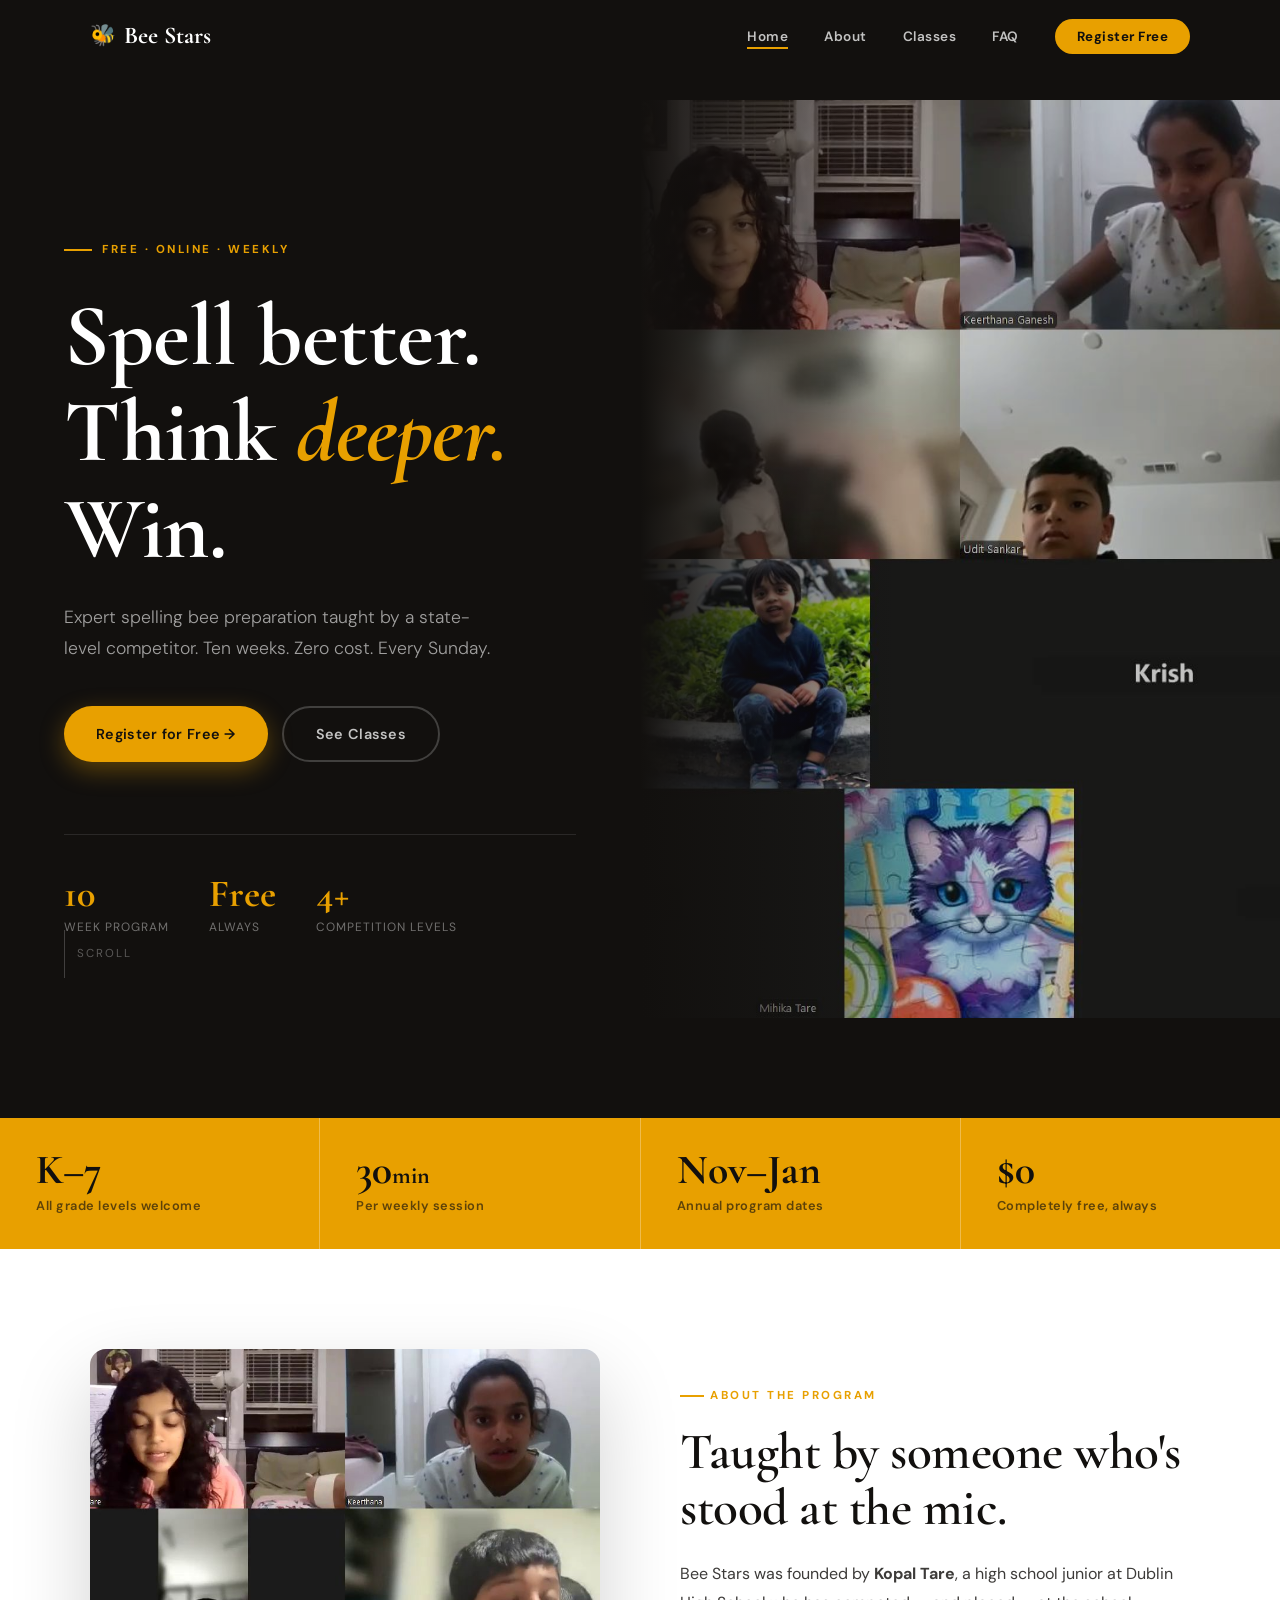
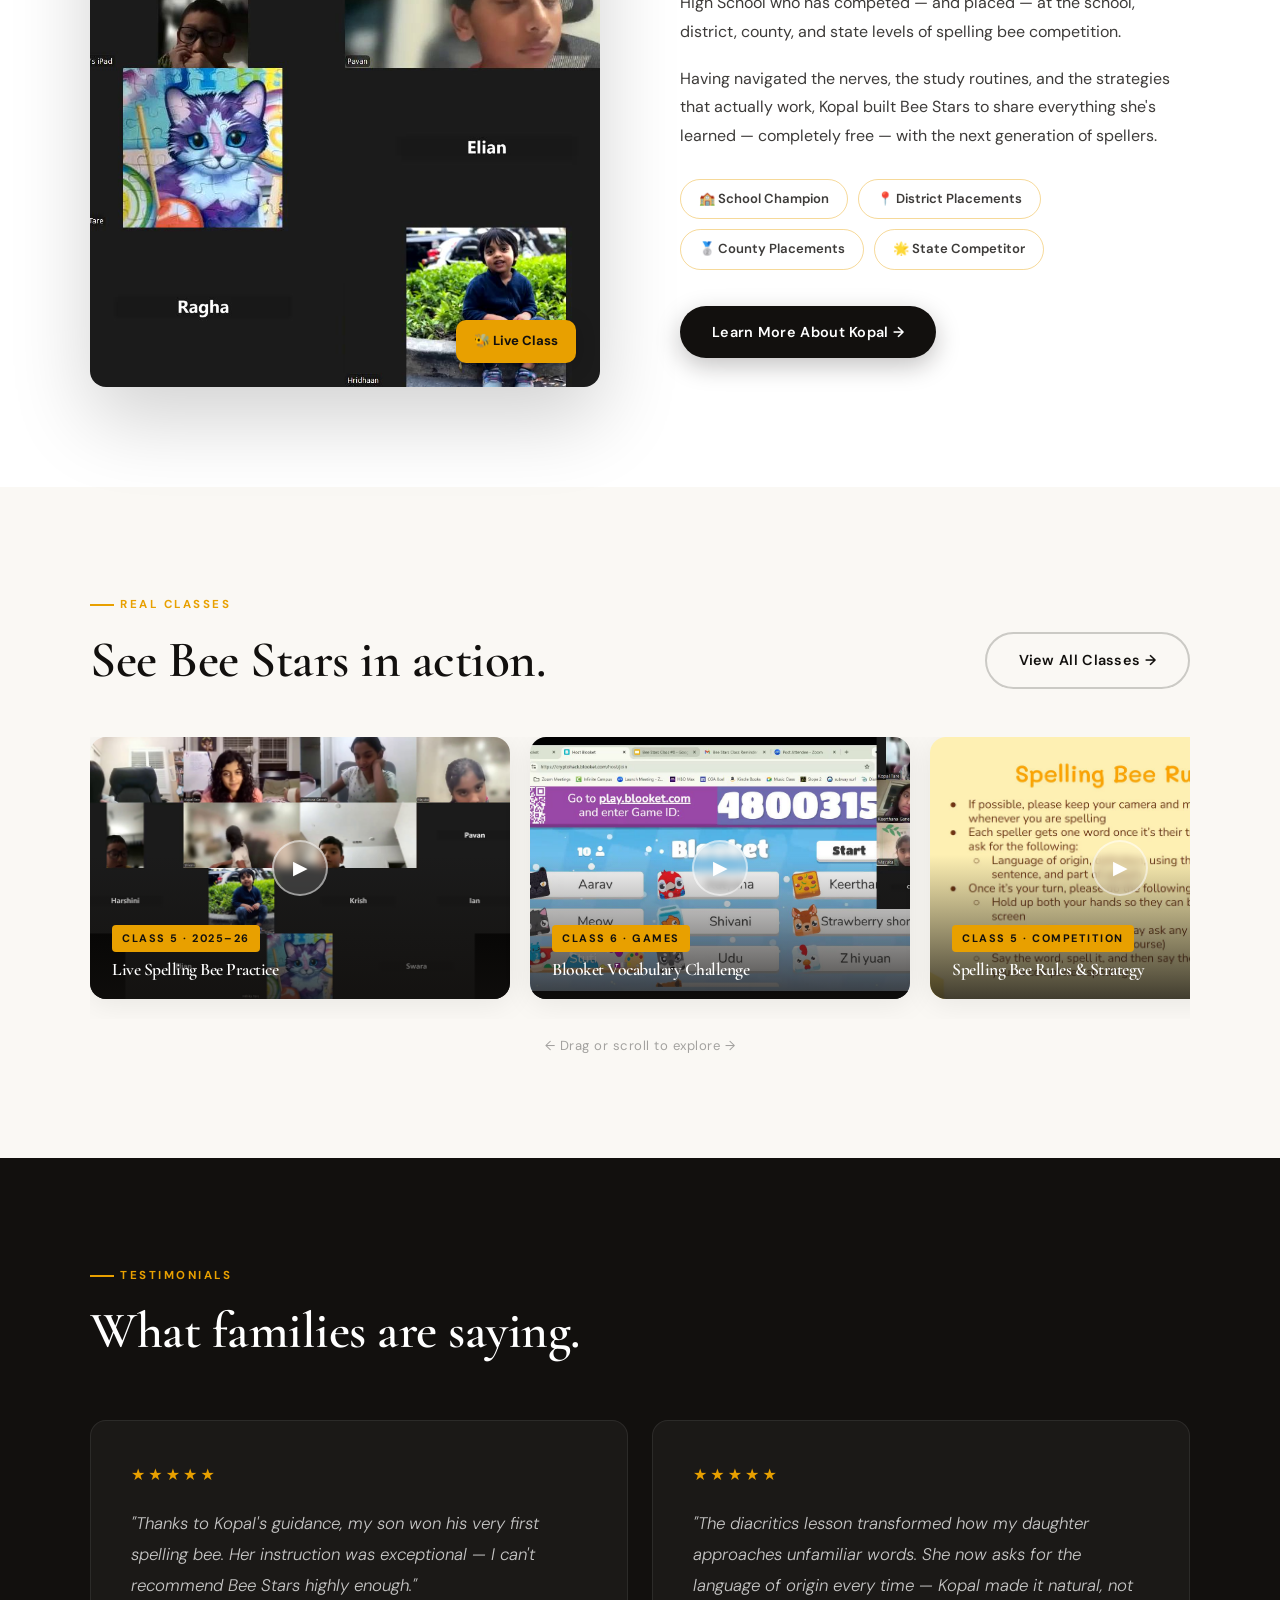
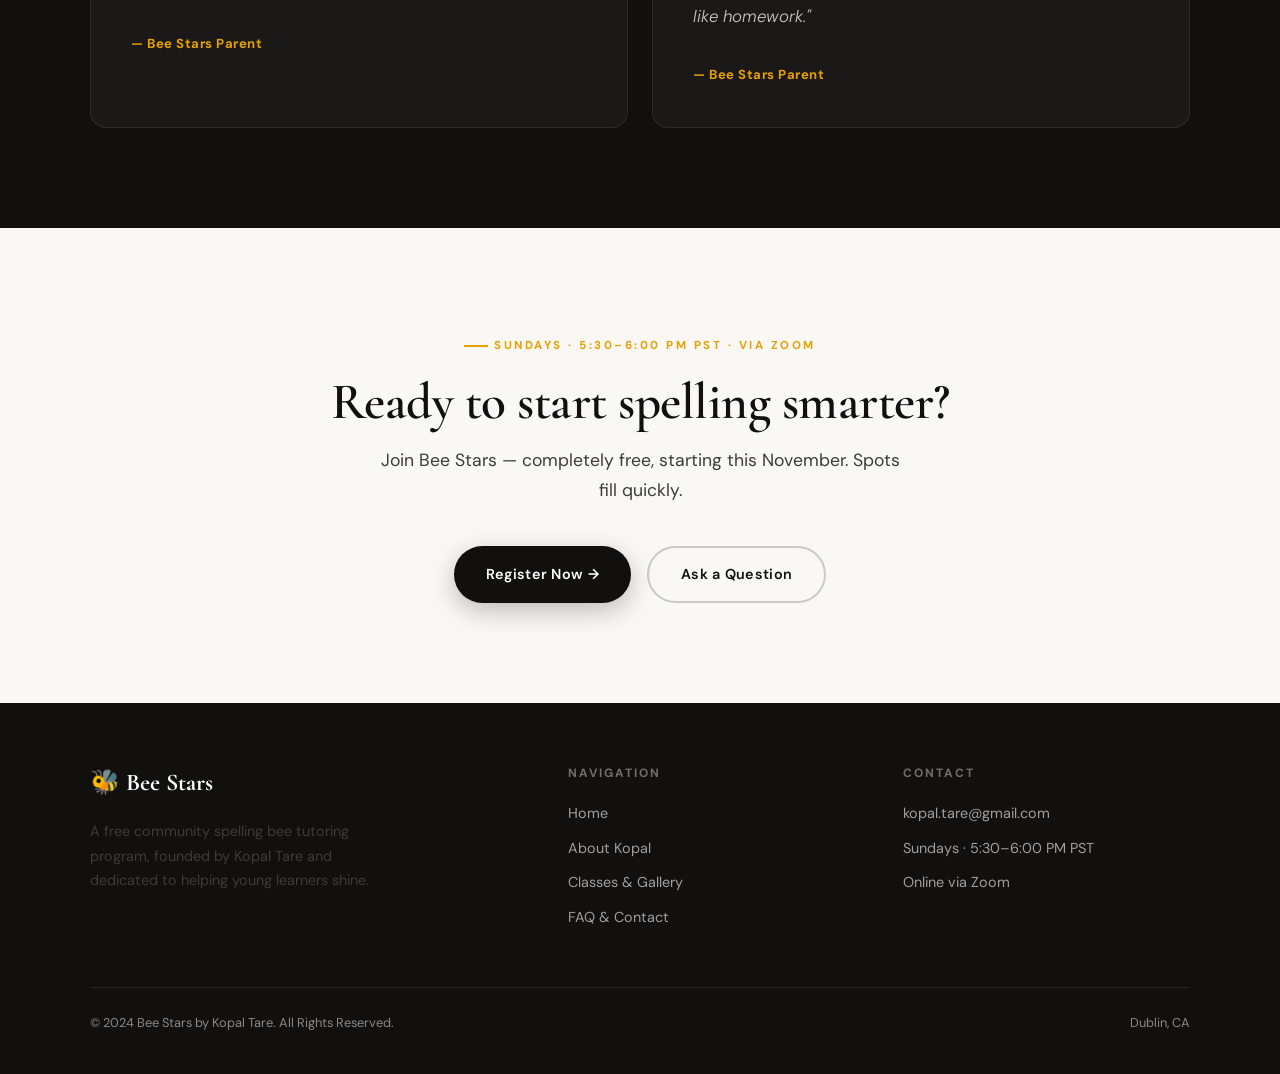
<file: index.html>
<!DOCTYPE html>
<html lang="en">
<head>
  <meta charset="UTF-8"/>
  <meta name="viewport" content="width=device-width,initial-scale=1"/>
  <title>Bee Stars — Spelling Bee Tutoring</title>
  <link rel="preconnect" href="https://fonts.googleapis.com"/>
  <link rel="preconnect" href="https://fonts.gstatic.com" crossorigin/>
  <link href="https://fonts.googleapis.com/css2?family=Cormorant+Garamond:wght@400;600;700&family=DM+Sans:wght@300;400;500;600;700&display=swap" rel="stylesheet"/>
  <link rel="stylesheet" href="css/style.css"/>
  <style>
    /* ── HERO ── */
    #hero {
      min-height: 100vh;
      display: grid; grid-template-columns: 1fr 1fr;
      background: var(--ink);
      position: relative; overflow: hidden;
    }
    .hero-left {
      display: flex; flex-direction: column; justify-content: center;
      padding: 140px 64px 80px;
      position: relative; z-index: 2;
    }
    .hero-eyebrow {
      display: inline-flex; align-items: center; gap: 10px;
      font-size: 0.72rem; font-weight: 700; letter-spacing: 2.5px;
      text-transform: uppercase; color: var(--amber);
      margin-bottom: 28px;
    }
    .hero-eyebrow span { display: block; width: 28px; height: 1.5px; background: var(--amber); }
    .hero-left h1 { color: var(--white); margin-bottom: 24px; }
    .hero-left h1 em { font-style: italic; color: var(--amber); }
    .hero-left p {
      font-size: 1.1rem; color: rgba(255,255,255,0.6);
      max-width: 440px; margin-bottom: 42px; font-weight: 300; line-height: 1.75;
    }
    .hero-btns { display: flex; gap: 14px; flex-wrap: wrap; }
    .hero-stats {
      display: flex; gap: 40px; margin-top: 72px;
      padding-top: 40px; border-top: 1px solid rgba(255,255,255,0.1);
    }
    .stat-num {
      font-family: var(--font-head);
      font-size: 2.4rem; font-weight: 700;
      color: var(--amber); display: block; line-height: 1;
    }
    .stat-lbl { font-size: 0.75rem; color: rgba(255,255,255,0.4); letter-spacing: 1px; text-transform: uppercase; margin-top: 4px; display: block; }

    .hero-right {
      position: relative; overflow: hidden;
    }
    .hero-right img {
      width: 100%; height: 100%; object-fit: cover;
      opacity: 0.75;
      transition: transform 8s ease;
    }
    .hero-right:hover img { transform: scale(1.04); }
    .hero-right::before {
      content:''; position: absolute; inset: 0; z-index: 1;
      background: linear-gradient(to right, var(--ink) 0%, transparent 40%);
    }
    .hero-scroll {
      position: absolute; bottom: 40px; left: 64px; z-index: 3;
      display: flex; align-items: center; gap: 12px;
      font-size: 0.72rem; letter-spacing: 2px; text-transform: uppercase;
      color: rgba(255,255,255,0.3);
    }
    .hero-scroll::before {
      content:''; display: block; width: 1px; height: 48px;
      background: rgba(255,255,255,0.2); animation: scrollLine 2s ease-in-out infinite;
    }
    @keyframes scrollLine { 0%,100%{height:48px;opacity:0.3} 50%{height:64px;opacity:0.7} }

    @media(max-width:900px){
      #hero { grid-template-columns: 1fr; min-height: auto; }
      .hero-left { padding: 120px 24px 60px; }
      .hero-right { height: 50vw; min-height: 260px; }
      .hero-right::before { background: linear-gradient(to top, var(--ink) 0%, transparent 50%); }
      .hero-stats { gap: 24px; flex-wrap: wrap; }
      .hero-scroll { display: none; }
    }

    /* ── INTRO STRIP ── */
    .intro-strip {
      background: var(--amber);
      padding: 0;
      overflow: hidden;
    }
    .strip-inner {
      display: flex; align-items: stretch;
    }
    .strip-item {
      flex: 1; padding: 32px 36px;
      border-right: 1px solid rgba(255,255,255,0.3);
      transition: background var(--transition);
    }
    .strip-item:last-child { border-right: none; }
    .strip-item:hover { background: rgba(0,0,0,0.06); }
    .strip-num {
      font-family: var(--font-head);
      font-size: 2.6rem; font-weight: 700; line-height: 1;
      color: var(--ink); display: block;
    }
    .strip-lbl { font-size: 0.8rem; font-weight: 600; color: rgba(18,16,14,0.65); letter-spacing: 0.5px; margin-top: 4px; }
    @media(max-width:600px){ .strip-inner { flex-wrap: wrap; } .strip-item { flex: 1 1 50%; border-bottom: 1px solid rgba(255,255,255,0.3); } }

    /* ── ABOUT PREVIEW ── */
    #about-preview { background: var(--white); }
    .about-grid {
      display: grid; grid-template-columns: 1fr 1fr; gap: 80px; align-items: center;
    }
    .about-img {
      position: relative; border-radius: var(--radius); overflow: hidden;
      aspect-ratio: 4/5; box-shadow: 0 32px 80px rgba(0,0,0,0.18);
    }
    .about-img img { width: 100%; height: 100%; object-fit: cover; display: block; transition: transform 0.6s ease; }
    .about-img:hover img { transform: scale(1.04); }
    .about-img-badge {
      position: absolute; bottom: 24px; right: 24px;
      background: var(--amber); color: var(--ink);
      font-size: 0.82rem; font-weight: 700;
      padding: 10px 18px; border-radius: 10px;
      box-shadow: 0 4px 20px rgba(0,0,0,0.2);
    }
    .about-text { }
    .about-text h2 { margin-bottom: 24px; }
    .about-text p { margin-bottom: 18px; line-height: 1.8; }
    .cred-grid { display: flex; flex-wrap: wrap; gap: 10px; margin: 28px 0 36px; }
    .cred-chip {
      font-size: 0.82rem; font-weight: 600;
      padding: 8px 18px; border-radius: 50px;
      border: 1.5px solid rgba(232,160,0,0.4);
      color: var(--ink-soft);
      transition: border-color var(--transition), background var(--transition);
    }
    .cred-chip:hover { border-color: var(--amber); background: rgba(232,160,0,0.07); }
    @media(max-width:900px) { .about-grid { grid-template-columns: 1fr; gap: 40px; } }

    /* ── GALLERY PREVIEW ── */
    #gallery-preview { background: var(--cream); }
    .gallery-header { display: flex; justify-content: space-between; align-items: flex-end; margin-bottom: 48px; }
    .h-scroll {
      display: flex; gap: 20px;
      overflow-x: auto; padding-bottom: 20px;
      scroll-snap-type: x mandatory;
      cursor: grab;
      scrollbar-width: thin; scrollbar-color: var(--amber) transparent;
    }
    .h-scroll.dragging { cursor: grabbing; }
    .h-scroll::-webkit-scrollbar { height: 4px; }
    .h-scroll::-webkit-scrollbar-track { background: transparent; }
    .h-scroll::-webkit-scrollbar-thumb { background: var(--amber); border-radius: 99px; }
    .gallery-card {
      flex: 0 0 380px; scroll-snap-align: start;
      border-radius: var(--radius); overflow: hidden;
      position: relative; aspect-ratio: 16/10;
      box-shadow: var(--shadow);
      transition: transform var(--transition), box-shadow var(--transition);
    }
    .gallery-card:hover { transform: translateY(-6px); box-shadow: 0 20px 60px rgba(0,0,0,0.15); }
    .gallery-card img, .gallery-card video { width: 100%; height: 100%; object-fit: cover; display: block; }
    .card-overlay {
      position: absolute; inset: 0;
      background: linear-gradient(to top, rgba(18,16,14,0.8) 0%, transparent 55%);
    }
    .card-text {
      position: absolute; bottom: 20px; left: 22px; right: 22px;
      color: var(--white);
    }
    .card-text .tag {
      display: inline-block; background: var(--amber); color: var(--ink);
      font-size: 0.68rem; font-weight: 700; letter-spacing: 1.5px; text-transform: uppercase;
      padding: 4px 10px; border-radius: 4px; margin-bottom: 8px;
    }
    .card-text h4 { font-family: var(--font-head); font-size: 1.1rem; font-weight: 600; }
    .play-btn {
      position: absolute; top: 50%; left: 50%; transform: translate(-50%,-50%);
      width: 56px; height: 56px; border-radius: 50%;
      background: rgba(255,255,255,0.15); border: 2px solid rgba(255,255,255,0.5);
      display: flex; align-items: center; justify-content: center;
      color: var(--white); font-size: 1.2rem;
      cursor: pointer; transition: background var(--transition), transform var(--transition);
      backdrop-filter: blur(4px);
    }
    .play-btn:hover { background: var(--amber); border-color: var(--amber); transform: translate(-50%,-50%) scale(1.1); }

    /* ── TESTIMONIALS ── */
    #testimonials { background: var(--ink); }
    #testimonials .label { color: var(--amber); }
    #testimonials h2 { color: var(--white); margin-bottom: 60px; }
    .testi-grid { display: grid; grid-template-columns: repeat(2,1fr); gap: 24px; }
    .testi-card {
      background: rgba(255,255,255,0.04);
      border: 1px solid rgba(255,255,255,0.08);
      border-radius: var(--radius); padding: 40px;
      transition: border-color var(--transition), transform var(--transition);
    }
    .testi-card:hover { border-color: rgba(232,160,0,0.4); transform: translateY(-4px); }
    .stars { color: var(--amber); font-size: 1rem; letter-spacing: 3px; margin-bottom: 20px; }
    .testi-card blockquote { font-size: 1.05rem; color: rgba(255,255,255,0.75); font-weight: 300; line-height: 1.85; margin-bottom: 28px; font-style: italic; }
    .testi-author { font-size: 0.82rem; color: var(--amber); font-weight: 700; letter-spacing: 0.5px; }
    @media(max-width:768px) { .testi-grid { grid-template-columns: 1fr; } }

    /* ── CTA BANNER ── */
    #cta-banner {
      background: var(--cream);
      text-align: center; padding: 100px 40px;
    }
    #cta-banner h2 { margin-bottom: 16px; }
    #cta-banner p { font-size: 1.1rem; margin-bottom: 40px; max-width: 540px; margin-left: auto; margin-right: auto; }
    .cta-btns { display: flex; justify-content: center; gap: 16px; flex-wrap: wrap; }
  </style>
</head>
<body>

<!-- NAV -->
<nav id="nav" class="dark-mode">
  <div class="container nav-inner">
    <a href="index.html" class="nav-logo"><span class="bee">🐝</span> Bee Stars</a>
    <ul class="nav-links">
      <li><a href="index.html">Home</a></li>
      <li><a href="about.html">About</a></li>
      <li><a href="classes.html">Classes</a></li>
      <li><a href="contact.html">FAQ</a></li>
      <li><a href="contact.html#register" class="nav-cta-btn">Register Free</a></li>
    </ul>
    <button class="nav-mobile-toggle" onclick="document.querySelector('.nav-links').style.display='flex'">
      <svg width="24" height="24" viewBox="0 0 24 24" fill="none" stroke="white" stroke-width="2"><line x1="3" y1="6" x2="21" y2="6"/><line x1="3" y1="12" x2="21" y2="12"/><line x1="3" y1="18" x2="21" y2="18"/></svg>
    </button>
  </div>
</nav>

<!-- HERO -->
<section id="hero">
  <div class="hero-left">
    <div class="hero-eyebrow"><span></span>Free · Online · Weekly</div>
    <h1>Spell better.<br/>Think <em>deeper.</em><br/>Win.</h1>
    <p>Expert spelling bee preparation taught by a state-level competitor. Ten weeks. Zero cost. Every Sunday.</p>
    <div class="hero-btns">
      <a href="contact.html#register" class="btn btn-amber">Register for Free &rarr;</a>
      <a href="classes.html" class="btn btn-outline" style="color:rgba(255,255,255,0.75);border-color:rgba(255,255,255,0.2);">See Classes</a>
    </div>
    <div class="hero-stats">
      <div>
        <span class="stat-num" data-count="10" data-suffix="">0</span>
        <span class="stat-lbl">Week Program</span>
      </div>
      <div>
        <span class="stat-num">Free</span>
        <span class="stat-lbl">Always</span>
      </div>
      <div>
        <span class="stat-num" data-count="4" data-suffix="+">0+</span>
        <span class="stat-lbl">Competition Levels</span>
      </div>
    </div>
    <div class="hero-scroll">Scroll</div>
  </div>
  <div class="hero-right">
    <img src="images/hero_class.jpg" alt="Kopal Tare teaching a Bee Stars class" />
  </div>
</section>

<!-- STATS STRIP -->
<div class="intro-strip">
  <div class="strip-inner">
    <div class="strip-item reveal d1">
      <span class="strip-num">K–7</span>
      <div class="strip-lbl">All grade levels welcome</div>
    </div>
    <div class="strip-item reveal d2">
      <span class="strip-num">30<small style="font-size:1.5rem">min</small></span>
      <div class="strip-lbl">Per weekly session</div>
    </div>
    <div class="strip-item reveal d3">
      <span class="strip-num">Nov–Jan</span>
      <div class="strip-lbl">Annual program dates</div>
    </div>
    <div class="strip-item reveal d4">
      <span class="strip-num">$0</span>
      <div class="strip-lbl">Completely free, always</div>
    </div>
  </div>
</div>

<!-- ABOUT PREVIEW -->
<section id="about-preview">
  <div class="container">
    <div class="about-grid">
      <div class="about-img reveal-l">
        <img src="images/zoom_grid.jpg" alt="Bee Stars students in a live session" />
        <div class="about-img-badge">🐝 Live Class</div>
      </div>
      <div class="about-text reveal-r">
        <div class="label">About the Program</div>
        <h2>Taught by someone who's stood at the mic.</h2>
        <p>Bee Stars was founded by <strong>Kopal Tare</strong>, a high school junior at Dublin High School who has competed — and placed — at the school, district, county, and state levels of spelling bee competition.</p>
        <p>Having navigated the nerves, the study routines, and the strategies that actually work, Kopal built Bee Stars to share everything she's learned — completely free — with the next generation of spellers.</p>
        <div class="cred-grid">
          <span class="cred-chip">🏫 School Champion</span>
          <span class="cred-chip">📍 District Placements</span>
          <span class="cred-chip">🥈 County Placements</span>
          <span class="cred-chip">🌟 State Competitor</span>
        </div>
        <a href="about.html" class="btn btn-dark">Learn More About Kopal &rarr;</a>
      </div>
    </div>
  </div>
</section>

<!-- GALLERY PREVIEW -->
<section id="gallery-preview">
  <div class="container">
    <div class="gallery-header reveal">
      <div>
        <div class="label">Real Classes</div>
        <h2>See Bee Stars in action.</h2>
      </div>
      <a href="classes.html" class="btn btn-outline">View All Classes &rarr;</a>
    </div>
    <div class="h-scroll reveal">
      <!-- VIDEO CARD 1 -->
      <div class="gallery-card" style="flex:0 0 420px">
        <img src="images/hero_class.jpg" alt="Kopal smiling during class"/>
        <div class="card-overlay"></div>
        <div class="card-text">
          <span class="tag">Class 5 · 2025–26</span>
          <h4>Live Spelling Bee Practice</h4>
        </div>
        <button class="play-btn" data-video="videos/clip_kopal_smiling_web.mp4">&#9654;</button>
      </div>
      <!-- IMAGE CARD -->
      <div class="gallery-card">
        <img src="images/blooket_game.jpg" alt="Blooket game during class"/>
        <div class="card-overlay"></div>
        <div class="card-text">
          <span class="tag">Class 6 · Games</span>
          <h4>Blooket Vocabulary Challenge</h4>
        </div>
        <button class="play-btn" data-video="videos/clip_blooket_game_web.mp4">&#9654;</button>
      </div>
      <!-- IMAGE CARD -->
      <div class="gallery-card">
        <img src="images/spelling_bee_rules.jpg" alt="Spelling bee rules"/>
        <div class="card-overlay"></div>
        <div class="card-text">
          <span class="tag">Class 5 · Competition</span>
          <h4>Spelling Bee Rules & Strategy</h4>
        </div>
        <button class="play-btn" data-video="videos/clip_spelling_bee_web.mp4">&#9654;</button>
      </div>
      <!-- IMAGE CARD -->
      <div class="gallery-card">
        <img src="images/slide_diacritics.jpg" alt="Diacritics lesson"/>
        <div class="card-overlay"></div>
        <div class="card-text">
          <span class="tag">Class 4 · Diacritics</span>
          <h4>Word Bases & Diacritical Marks</h4>
        </div>
      </div>
      <!-- IMAGE CARD -->
      <div class="gallery-card">
        <img src="images/slide_linguistics.jpg" alt="Linguistics lesson"/>
        <div class="card-overlay"></div>
        <div class="card-text">
          <span class="tag">Class 3 · Linguistics</span>
          <h4>Language Origins & Word Trees</h4>
        </div>
      </div>
      <!-- IMAGE CARD -->
      <div class="gallery-card">
        <img src="images/slide_greek.jpg" alt="Greek roots lesson"/>
        <div class="card-overlay"></div>
        <div class="card-text">
          <span class="tag">Class 4 · Etymology</span>
          <h4>Greek Roots Deep Dive</h4>
        </div>
      </div>
    </div>
    <p style="text-align:center;margin-top:16px;font-size:0.82rem;color:rgba(0,0,0,0.35);letter-spacing:0.5px;">← Drag or scroll to explore →</p>
  </div>
</section>

<!-- TESTIMONIALS -->
<section id="testimonials">
  <div class="container">
    <div class="label">Testimonials</div>
    <h2>What families are saying.</h2>
    <div class="testi-grid">
      <div class="testi-card reveal d1">
        <div class="stars">★★★★★</div>
        <blockquote>"Thanks to Kopal's guidance, my son won his very first spelling bee. Her instruction was exceptional — I can't recommend Bee Stars highly enough."</blockquote>
        <span class="testi-author">— Bee Stars Parent</span>
      </div>
      <div class="testi-card reveal d2">
        <div class="stars">★★★★★</div>
        <blockquote>"The diacritics lesson transformed how my daughter approaches unfamiliar words. She now asks for the language of origin every time — Kopal made it natural, not like homework."</blockquote>
        <span class="testi-author">— Bee Stars Parent</span>
      </div>
    </div>
  </div>
</section>

<!-- CTA -->
<section id="cta-banner">
  <div class="container reveal">
    <div class="label" style="justify-content:center">Sundays · 5:30–6:00 PM PST · Via Zoom</div>
    <h2>Ready to start spelling smarter?</h2>
    <p>Join Bee Stars — completely free, starting this November. Spots fill quickly.</p>
    <div class="cta-btns">
      <a href="contact.html#register" class="btn btn-dark">Register Now &rarr;</a>
      <a href="contact.html" class="btn btn-outline">Ask a Question</a>
    </div>
  </div>
</section>

<!-- FOOTER -->
<footer>
  <div class="container">
    <div class="footer-inner">
      <div class="footer-brand">
        <a href="index.html" class="nav-logo" style="margin-bottom:16px;font-size:1.5rem">🐝 Bee Stars</a>
        <p>A free community spelling bee tutoring program, founded by Kopal Tare and dedicated to helping young learners shine.</p>
      </div>
      <div class="footer-col">
        <h5>Navigation</h5>
        <a href="index.html">Home</a>
        <a href="about.html">About Kopal</a>
        <a href="classes.html">Classes & Gallery</a>
        <a href="contact.html">FAQ & Contact</a>
      </div>
      <div class="footer-col">
        <h5>Contact</h5>
        <a href="mailto:kopal.tare@gmail.com">kopal.tare@gmail.com</a>
        <a href="#">Sundays · 5:30–6:00 PM PST</a>
        <a href="#">Online via Zoom</a>
      </div>
    </div>
    <div class="footer-bottom">
      <span>© 2024 Bee Stars by Kopal Tare. All Rights Reserved.</span>
      <span>Dublin, CA</span>
    </div>
  </div>
</footer>

<!-- VIDEO MODAL -->
<div class="modal-overlay" id="videoModal">
  <div class="modal-box">
    <button class="modal-close">&#10005;</button>
    <video id="modalVideo" controls playsinline></video>
  </div>
</div>

<script src="js/main.js"></script>
</body>
</html>
</file>
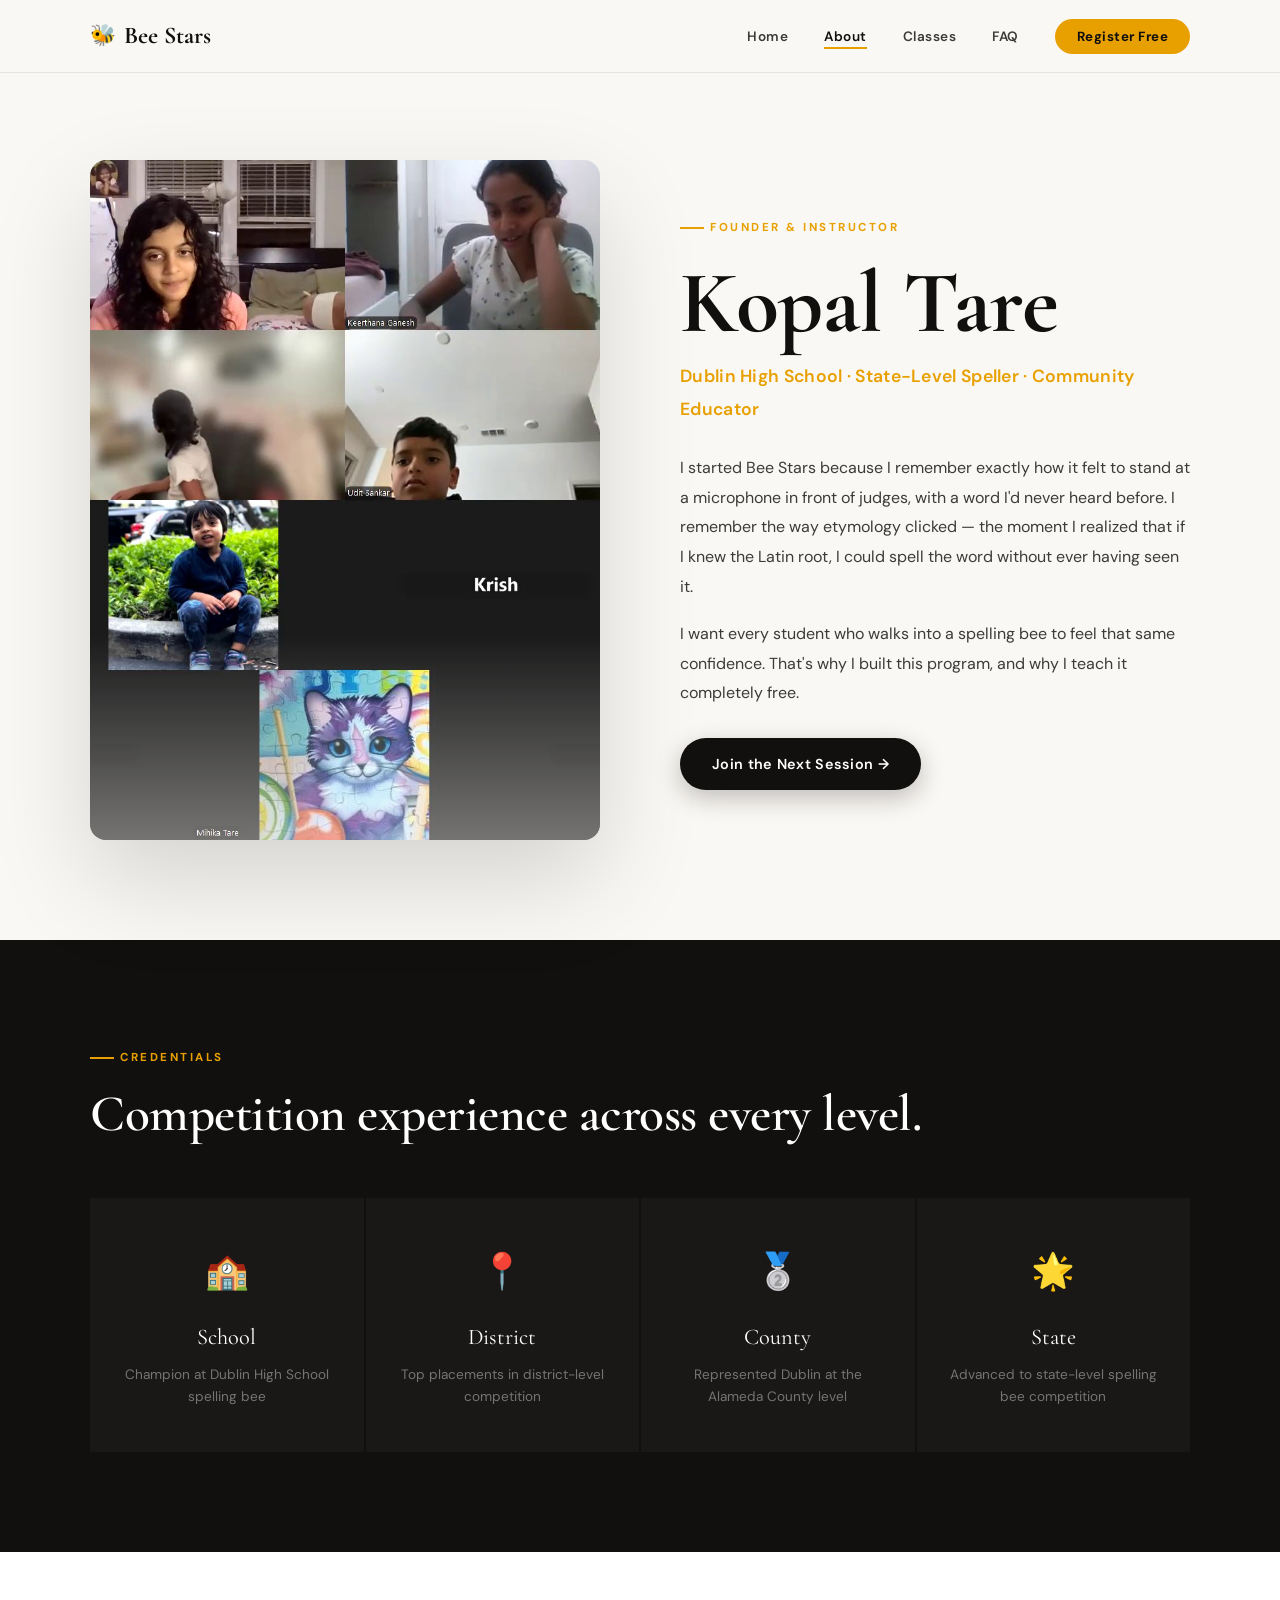
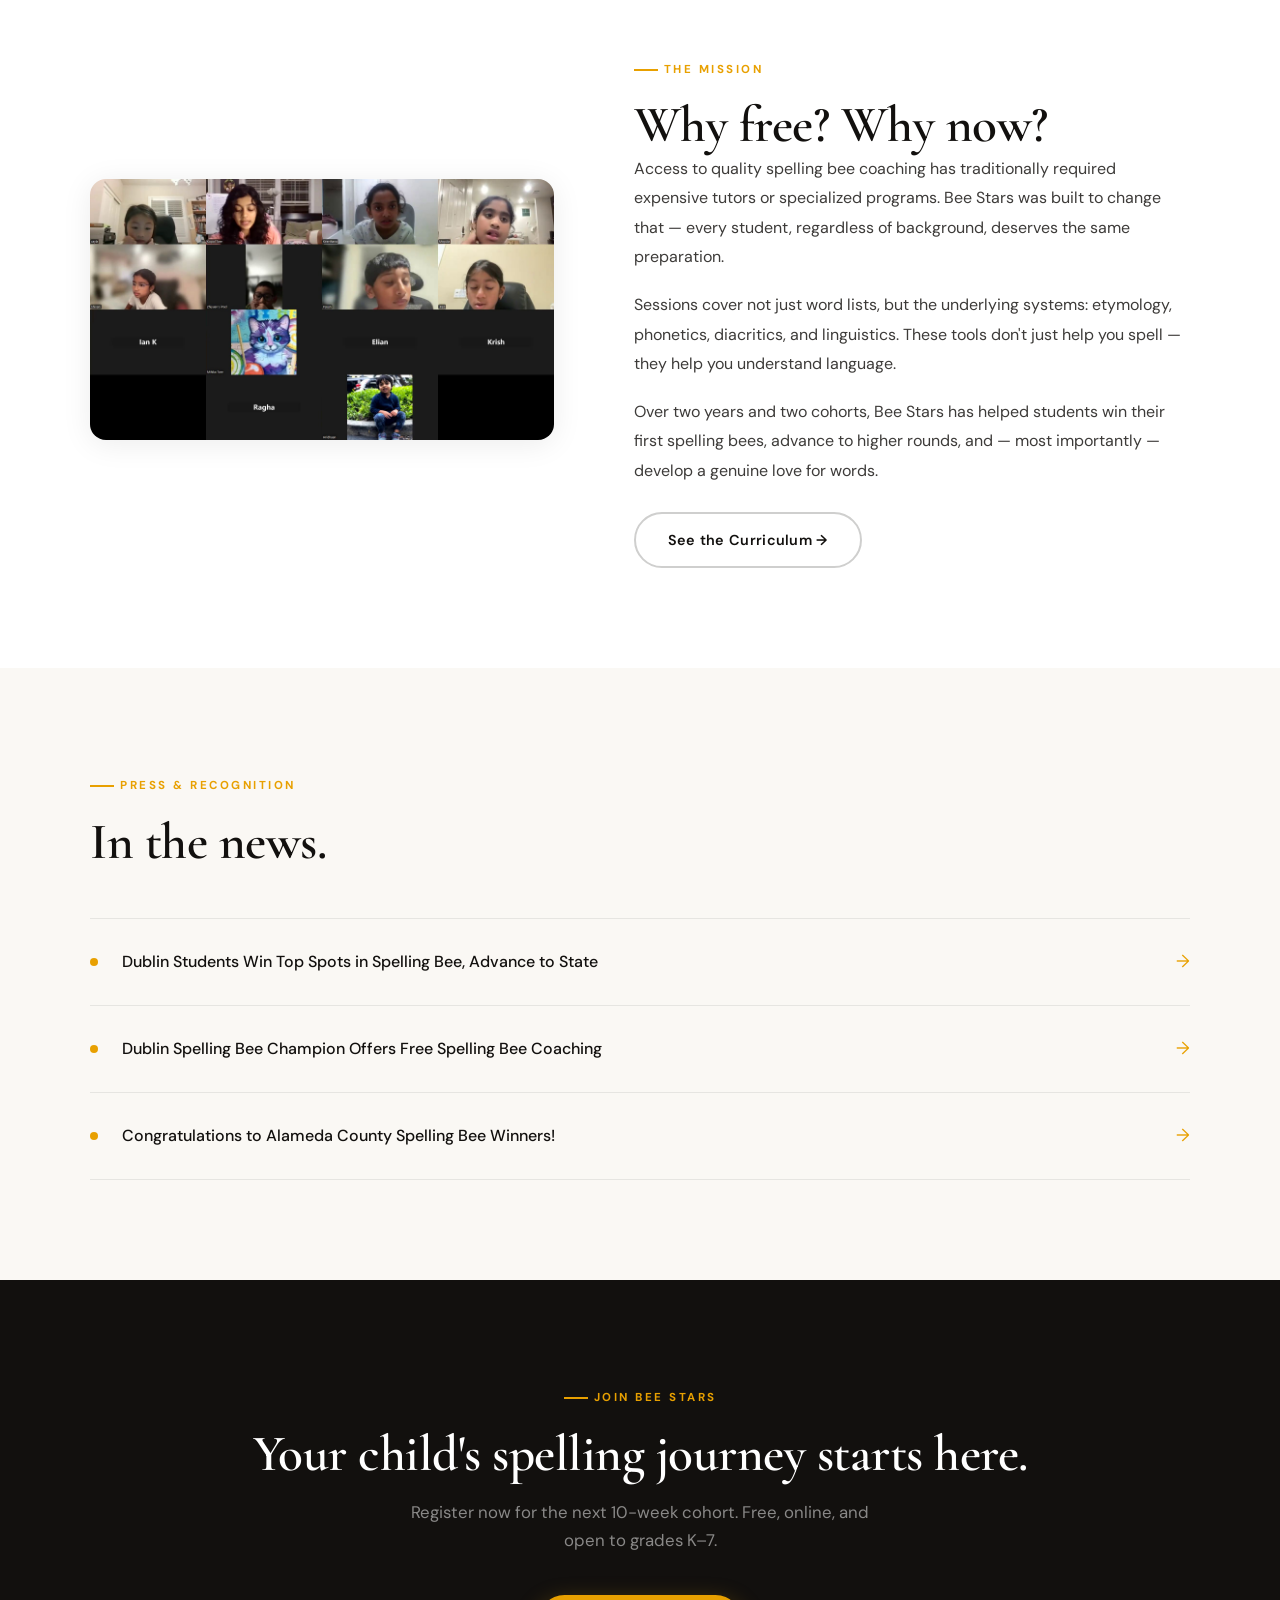
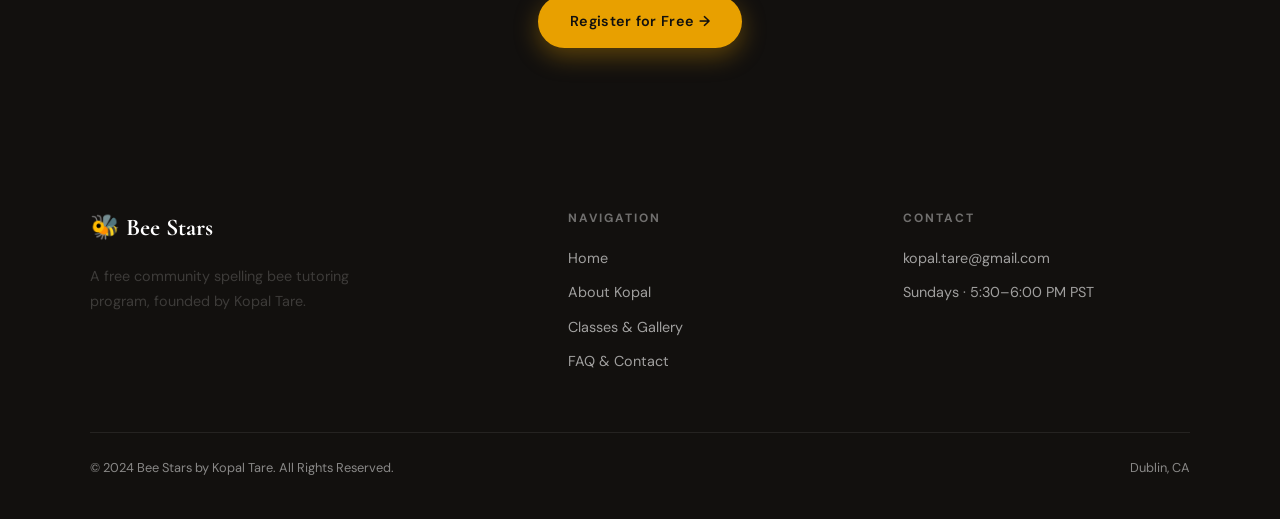
<file: about.html>
<!DOCTYPE html>
<html lang="en">
<head>
  <meta charset="UTF-8"/>
  <meta name="viewport" content="width=device-width,initial-scale=1"/>
  <title>About Kopal — Bee Stars</title>
  <link rel="preconnect" href="https://fonts.googleapis.com"/>
  <link rel="preconnect" href="https://fonts.gstatic.com" crossorigin/>
  <link href="https://fonts.googleapis.com/css2?family=Cormorant+Garamond:wght@400;600;700&family=DM+Sans:wght@300;400;500;600;700&display=swap" rel="stylesheet"/>
  <link rel="stylesheet" href="css/style.css"/>
  <style>
    .page-hero {
      background: var(--cream); padding: 160px 0 100px;
    }
    .about-hero-grid {
      display: grid; grid-template-columns: 1fr 1fr; gap: 80px; align-items: center;
    }
    .about-hero-img {
      border-radius: var(--radius); overflow: hidden;
      aspect-ratio: 3/4; box-shadow: 0 40px 100px rgba(0,0,0,0.15);
      position: relative;
    }
    .about-hero-img img { width:100%; height:100%; object-fit:cover; display:block; }
    .about-hero-img::after {
      content: ''; position: absolute;
      bottom: 0; left: 0; right: 0; height: 30%;
      background: linear-gradient(to top, rgba(250,248,244,0.4), transparent);
    }
    .about-hero-text h1 { margin-bottom: 8px; }
    .about-hero-text .subtitle {
      font-size: 1.1rem; color: var(--amber); font-weight: 600;
      margin-bottom: 28px; letter-spacing: 0.3px;
    }
    .about-hero-text p { line-height: 1.85; margin-bottom: 18px; }
    @media(max-width:900px) { .about-hero-grid { grid-template-columns: 1fr; gap: 40px; } }

    /* ACHIEVEMENTS */
    #achievements { background: var(--ink); }
    #achievements .label { color: var(--amber); }
    #achievements h2 { color: var(--white); margin-bottom: 56px; }
    .ach-grid { display: grid; grid-template-columns: repeat(4,1fr); gap: 2px; }
    .ach-item {
      background: rgba(255,255,255,0.03);
      padding: 44px 32px; text-align: center;
      transition: background var(--transition);
    }
    .ach-item:hover { background: rgba(232,160,0,0.08); }
    .ach-icon { font-size: 2.2rem; margin-bottom: 16px; }
    .ach-title { font-family: var(--font-head); font-size: 1.4rem; color: var(--white); margin-bottom: 8px; }
    .ach-sub { font-size: 0.85rem; color: rgba(255,255,255,0.4); line-height: 1.6; }
    @media(max-width:900px) { .ach-grid { grid-template-columns: repeat(2,1fr); } }
    @media(max-width:500px) { .ach-grid { grid-template-columns: 1fr; } }

    /* MISSION */
    #mission { background: var(--white); }
    .mission-grid { display: grid; grid-template-columns: 1fr 1.2fr; gap: 80px; align-items: center; }
    .mission-img { border-radius: var(--radius); overflow: hidden; box-shadow: var(--shadow); }
    .mission-img img { width: 100%; display: block; }
    .mission-text p { margin-bottom: 18px; line-height: 1.85; }
    @media(max-width:900px) { .mission-grid { grid-template-columns: 1fr; gap: 40px; } }

    /* NEWS */
    #news { background: var(--cream); }
    .news-list { margin-top: 48px; }
    .news-item {
      display: flex; align-items: center; gap: 24px;
      padding: 28px 0;
      border-bottom: 1px solid var(--border);
      transition: padding-left var(--transition);
    }
    .news-item:first-child { border-top: 1px solid var(--border); }
    .news-item:hover { padding-left: 12px; }
    .news-dot { width: 8px; height: 8px; border-radius: 50%; background: var(--amber); flex-shrink: 0; }
    .news-title { flex: 1; font-size: 1rem; font-weight: 500; }
    .news-arrow { color: var(--amber); font-size: 1.1rem; transition: transform var(--transition); }
    .news-item:hover .news-arrow { transform: translateX(4px); }
  </style>
</head>
<body>

<nav id="nav">
  <div class="container nav-inner">
    <a href="index.html" class="nav-logo" style="color:var(--ink)"><span class="bee">🐝</span> Bee Stars</a>
    <ul class="nav-links">
      <li><a href="index.html" style="color:var(--ink-soft)">Home</a></li>
      <li><a href="about.html" class="active" style="color:var(--ink)">About</a></li>
      <li><a href="classes.html" style="color:var(--ink-soft)">Classes</a></li>
      <li><a href="contact.html" style="color:var(--ink-soft)">FAQ</a></li>
      <li><a href="contact.html#register" class="nav-cta-btn">Register Free</a></li>
    </ul>
  </div>
</nav>
<style>
  #nav { background: rgba(250,248,244,0.97); box-shadow: 0 1px 0 var(--border); }
  #nav .nav-links a { color: var(--ink-soft); }
  #nav .nav-links a:hover { color: var(--ink); }
  #nav .nav-links a.active { color: var(--ink); }
</style>

<!-- PAGE HERO -->
<section class="page-hero">
  <div class="container">
    <div class="about-hero-grid">
      <div class="about-hero-img reveal-l">
        <img src="images/hero_class.jpg" alt="Kopal Tare teaching Bee Stars"/>
      </div>
      <div class="about-hero-text reveal-r">
        <div class="label">Founder &amp; Instructor</div>
        <h1>Kopal Tare</h1>
        <p class="subtitle">Dublin High School · State-Level Speller · Community Educator</p>
        <p>I started Bee Stars because I remember exactly how it felt to stand at a microphone in front of judges, with a word I'd never heard before. I remember the way etymology clicked — the moment I realized that if I knew the Latin root, I could spell the word without ever having seen it.</p>
        <p>I want every student who walks into a spelling bee to feel that same confidence. That's why I built this program, and why I teach it completely free.</p>
        <a href="contact.html#register" class="btn btn-dark" style="margin-top:12px">Join the Next Session &rarr;</a>
      </div>
    </div>
  </div>
</section>

<!-- ACHIEVEMENTS -->
<section id="achievements">
  <div class="container">
    <div class="label">Credentials</div>
    <h2>Competition experience across every level.</h2>
    <div class="ach-grid">
      <div class="ach-item reveal d1"><div class="ach-icon">🏫</div><div class="ach-title">School</div><div class="ach-sub">Champion at Dublin High School spelling bee</div></div>
      <div class="ach-item reveal d2"><div class="ach-icon">📍</div><div class="ach-title">District</div><div class="ach-sub">Top placements in district-level competition</div></div>
      <div class="ach-item reveal d3"><div class="ach-icon">🥈</div><div class="ach-title">County</div><div class="ach-sub">Represented Dublin at the Alameda County level</div></div>
      <div class="ach-item reveal d4"><div class="ach-icon">🌟</div><div class="ach-title">State</div><div class="ach-sub">Advanced to state-level spelling bee competition</div></div>
    </div>
  </div>
</section>

<!-- MISSION -->
<section id="mission">
  <div class="container">
    <div class="mission-grid">
      <div class="mission-img reveal-l">
        <img src="images/zoom_grid.jpg" alt="Students in Bee Stars class"/>
      </div>
      <div class="mission-text reveal-r">
        <div class="label">The Mission</div>
        <h2>Why free? Why now?</h2>
        <p>Access to quality spelling bee coaching has traditionally required expensive tutors or specialized programs. Bee Stars was built to change that — every student, regardless of background, deserves the same preparation.</p>
        <p>Sessions cover not just word lists, but the underlying systems: etymology, phonetics, diacritics, and linguistics. These tools don't just help you spell — they help you understand language.</p>
        <p>Over two years and two cohorts, Bee Stars has helped students win their first spelling bees, advance to higher rounds, and — most importantly — develop a genuine love for words.</p>
        <a href="classes.html" class="btn btn-outline" style="margin-top:8px">See the Curriculum &rarr;</a>
      </div>
    </div>
  </div>
</section>

<!-- NEWS -->
<section id="news">
  <div class="container">
    <div class="label reveal">Press &amp; Recognition</div>
    <h2 class="reveal">In the news.</h2>
    <div class="news-list">
      <div class="news-item reveal d1"><div class="news-dot"></div><span class="news-title">Dublin Students Win Top Spots in Spelling Bee, Advance to State</span><span class="news-arrow">→</span></div>
      <div class="news-item reveal d2"><div class="news-dot"></div><span class="news-title">Dublin Spelling Bee Champion Offers Free Spelling Bee Coaching</span><span class="news-arrow">→</span></div>
      <div class="news-item reveal d3"><div class="news-dot"></div><span class="news-title">Congratulations to Alameda County Spelling Bee Winners!</span><span class="news-arrow">→</span></div>
    </div>
  </div>
</section>

<!-- CTA -->
<section style="background:var(--ink);padding:100px 0;text-align:center">
  <div class="container reveal">
    <div class="label" style="justify-content:center;color:var(--amber)">Join Bee Stars</div>
    <h2 style="color:var(--white);margin-bottom:16px">Your child's spelling journey starts here.</h2>
    <p style="color:rgba(255,255,255,0.5);max-width:480px;margin:0 auto 40px;font-size:1.05rem">Register now for the next 10-week cohort. Free, online, and open to grades K–7.</p>
    <a href="contact.html#register" class="btn btn-amber">Register for Free &rarr;</a>
  </div>
</section>

<footer>
  <div class="container">
    <div class="footer-inner">
      <div class="footer-brand"><a href="index.html" class="nav-logo" style="margin-bottom:16px;font-size:1.5rem">🐝 Bee Stars</a><p>A free community spelling bee tutoring program, founded by Kopal Tare.</p></div>
      <div class="footer-col"><h5>Navigation</h5><a href="index.html">Home</a><a href="about.html">About Kopal</a><a href="classes.html">Classes &amp; Gallery</a><a href="contact.html">FAQ &amp; Contact</a></div>
      <div class="footer-col"><h5>Contact</h5><a href="mailto:kopal.tare@gmail.com">kopal.tare@gmail.com</a><a>Sundays · 5:30–6:00 PM PST</a></div>
    </div>
    <div class="footer-bottom"><span>© 2024 Bee Stars by Kopal Tare. All Rights Reserved.</span><span>Dublin, CA</span></div>
  </div>
</footer>

<script src="js/main.js"></script>
</body>
</html>
</file>
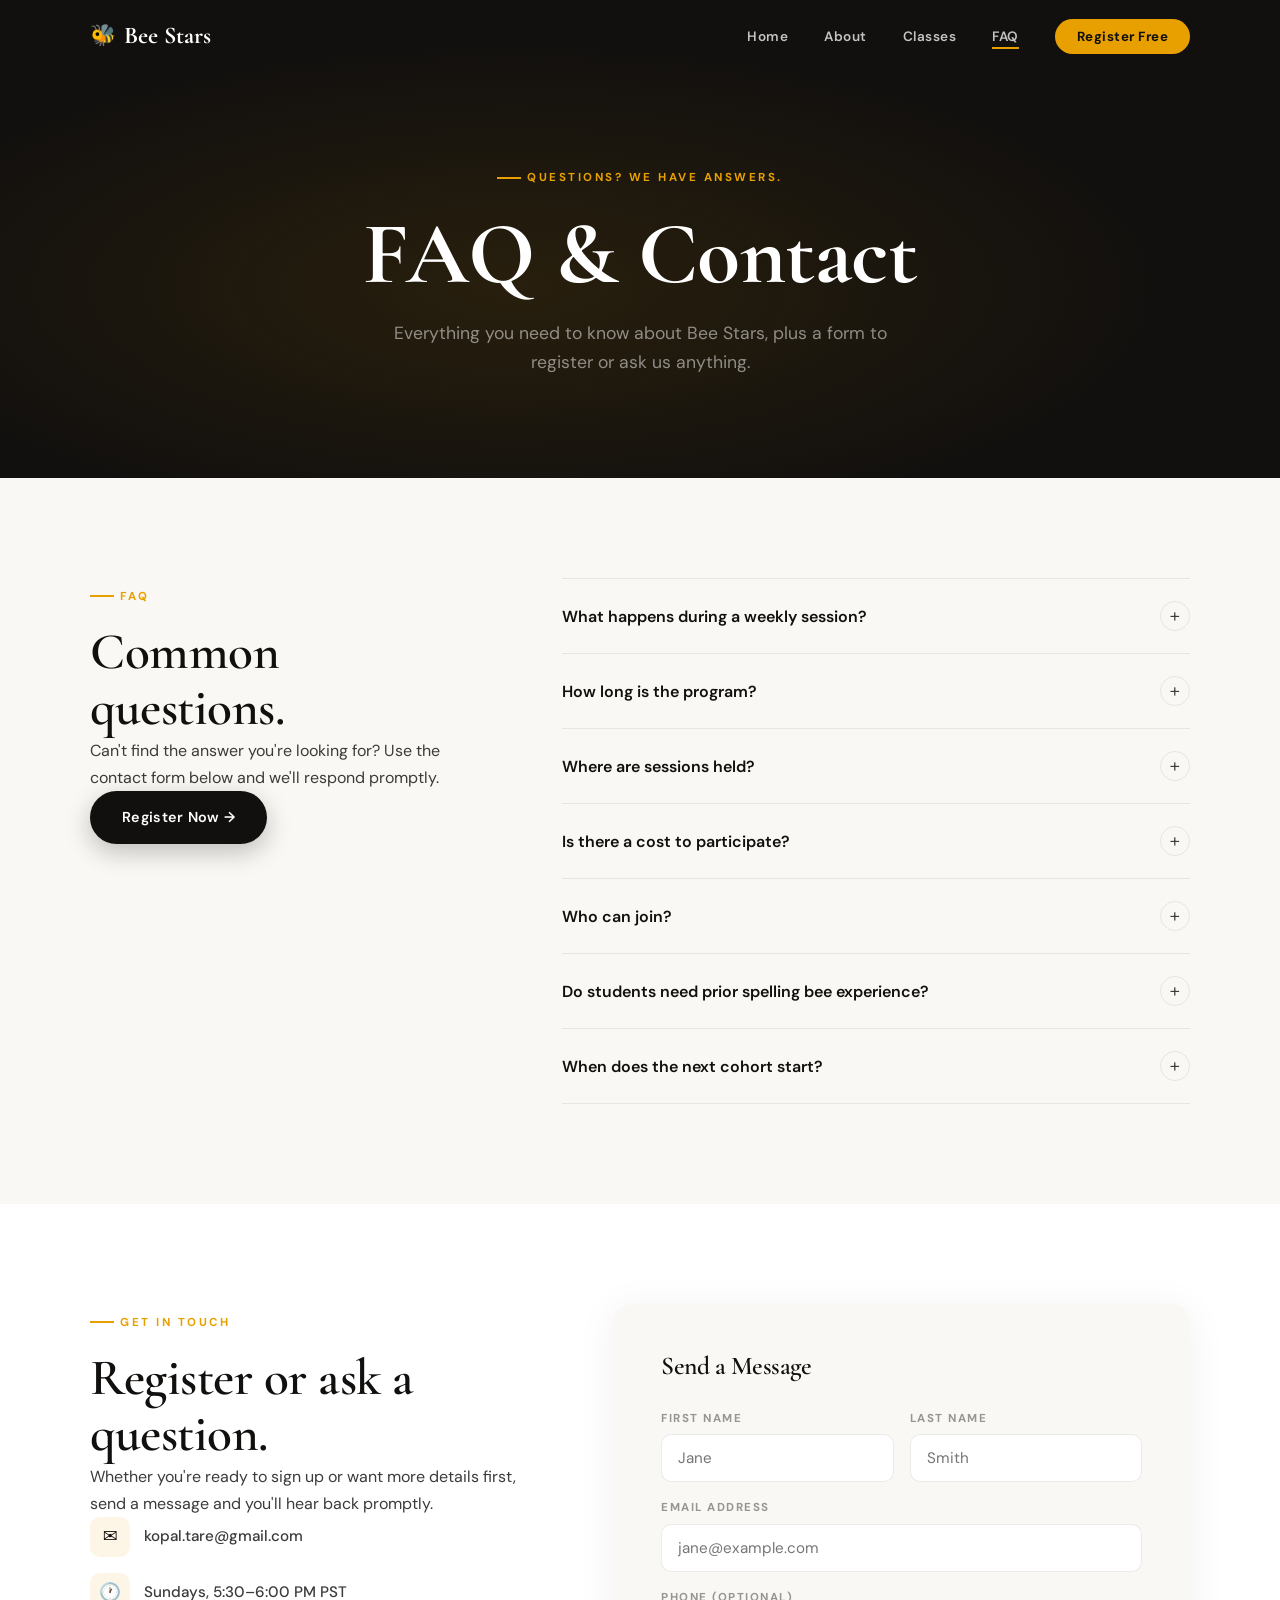
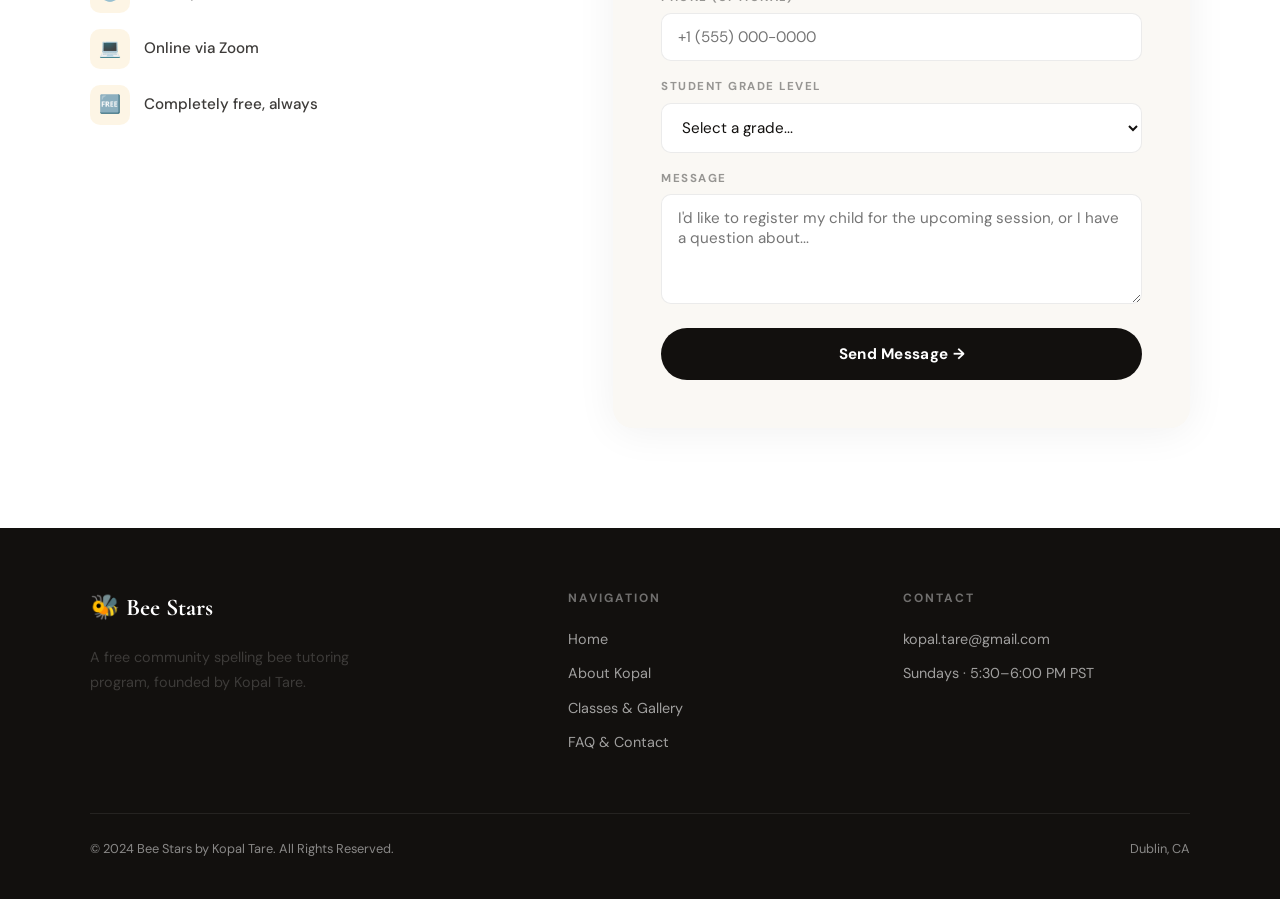
<file: contact.html>
<!DOCTYPE html>
<html lang="en">
<head>
  <meta charset="UTF-8"/>
  <meta name="viewport" content="width=device-width,initial-scale=1"/>
  <title>FAQ &amp; Contact — Bee Stars</title>
  <link rel="preconnect" href="https://fonts.googleapis.com"/>
  <link rel="preconnect" href="https://fonts.gstatic.com" crossorigin/>
  <link href="https://fonts.googleapis.com/css2?family=Cormorant+Garamond:wght@400;600;700&family=DM+Sans:wght@300;400;500;600;700&display=swap" rel="stylesheet"/>
  <link rel="stylesheet" href="css/style.css"/>
  <style>
    .page-hero {
      background: var(--ink); padding: 160px 0 100px;
      text-align: center; position: relative; overflow: hidden;
    }
    .page-hero::before {
      content:''; position: absolute; inset: 0;
      background: radial-gradient(ellipse at 40% 60%, rgba(232,160,0,0.1) 0%, transparent 60%);
    }
    .page-hero h1 { color: var(--white); margin-bottom: 16px; }
    .page-hero p { color: rgba(255,255,255,0.5); font-size: 1.1rem; max-width: 500px; margin: 0 auto; }

    /* FAQ */
    #faq-section { background: var(--cream); }
    .faq-cols { display: grid; grid-template-columns: 1fr 1.6fr; gap: 80px; align-items: start; }
    .faq-sidebar h2 { margin-bottom: 16px; }
    .faq-sidebar p { margin-bottom: 28px; line-height: 1.8; }
    .faq-list { }
    .faq-item {
      border-bottom: 1px solid var(--border);
      overflow: hidden;
    }
    .faq-item:first-child { border-top: 1px solid var(--border); }
    .faq-q {
      display: flex; justify-content: space-between; align-items: center;
      padding: 22px 0; cursor: pointer;
      font-size: 1rem; font-weight: 600; color: var(--ink);
      user-select: none; gap: 16px;
      transition: color var(--transition);
    }
    .faq-q:hover { color: var(--amber); }
    .faq-icon {
      width: 30px; height: 30px; flex-shrink: 0;
      border-radius: 50%; border: 1.5px solid var(--border);
      display: flex; align-items: center; justify-content: center;
      font-size: 1.2rem; font-weight: 300; color: var(--ink-soft);
      transition: transform var(--transition), background var(--transition), border-color var(--transition);
    }
    .faq-item.open .faq-icon { transform: rotate(45deg); background: var(--amber); border-color: var(--amber); color: var(--ink); }
    .faq-a {
      max-height: 0; overflow: hidden;
      transition: max-height 0.4s ease, padding 0.3s;
      font-size: 0.95rem; color: var(--ink-soft);
      line-height: 1.8; padding: 0;
    }
    .faq-item.open .faq-a { max-height: 400px; padding-bottom: 22px; }
    @media(max-width:900px) { .faq-cols { grid-template-columns: 1fr; gap: 48px; } }

    /* CONTACT FORM */
    #register { background: var(--white); }
    .contact-grid { display: grid; grid-template-columns: 1fr 1.3fr; gap: 80px; align-items: start; }
    .contact-info h2 { margin-bottom: 20px; }
    .contact-info p { line-height: 1.85; margin-bottom: 28px; }
    .contact-detail {
      display: flex; align-items: center; gap: 14px;
      margin-bottom: 16px; font-size: 0.95rem;
    }
    .contact-detail-icon {
      width: 40px; height: 40px; border-radius: 10px;
      background: rgba(232,160,0,0.1);
      display: flex; align-items: center; justify-content: center;
      font-size: 1.1rem; flex-shrink: 0;
    }
    .contact-detail a { color: var(--ink-soft); font-weight: 500; transition: color var(--transition); }
    .contact-detail a:hover { color: var(--amber); }
    .form-card {
      background: var(--cream); border-radius: 20px;
      padding: 48px; box-shadow: 0 4px 40px rgba(0,0,0,0.06);
    }
    .form-card h3 { font-family: var(--font-head); font-size: 1.6rem; margin-bottom: 28px; }
    .form-row { display: grid; grid-template-columns: 1fr 1fr; gap: 16px; }
    .fg { display: flex; flex-direction: column; gap: 6px; margin-bottom: 16px; }
    .fg label { font-size: 0.72rem; font-weight: 700; letter-spacing: 1.5px; text-transform: uppercase; color: rgba(0,0,0,0.4); }
    .fg input, .fg textarea, .fg select {
      background: var(--white); border: 1.5px solid var(--border);
      border-radius: 10px; padding: 13px 16px;
      color: var(--ink); font-size: 0.95rem;
      font-family: var(--font-body); outline: none;
      transition: border-color var(--transition);
    }
    .fg input:focus, .fg textarea:focus, .fg select:focus { border-color: var(--amber); }
    .fg textarea { resize: vertical; min-height: 110px; }
    .form-submit {
      width: 100%; background: var(--ink); color: var(--white);
      border: none; padding: 16px; border-radius: 50px;
      font-size: 0.95rem; font-weight: 700; cursor: pointer;
      font-family: var(--font-body); letter-spacing: 0.3px;
      transition: background var(--transition), transform var(--transition);
      margin-top: 8px;
    }
    .form-submit:hover { background: #2a2826; transform: translateY(-2px); }
    .form-submit.success { background: #2e7d32; }
    @media(max-width:900px) { .contact-grid { grid-template-columns: 1fr; gap: 48px; } .form-row { grid-template-columns: 1fr; } }
  </style>
</head>
<body>

<nav id="nav" class="dark-mode">
  <div class="container nav-inner">
    <a href="index.html" class="nav-logo"><span class="bee">🐝</span> Bee Stars</a>
    <ul class="nav-links">
      <li><a href="index.html">Home</a></li>
      <li><a href="about.html">About</a></li>
      <li><a href="classes.html">Classes</a></li>
      <li><a href="contact.html" class="active">FAQ</a></li>
      <li><a href="#register" class="nav-cta-btn">Register Free</a></li>
    </ul>
  </div>
</nav>

<!-- PAGE HERO -->
<div class="page-hero">
  <div class="container reveal">
    <div class="label" style="justify-content:center">Questions? We have answers.</div>
    <h1>FAQ &amp; Contact</h1>
    <p>Everything you need to know about Bee Stars, plus a form to register or ask us anything.</p>
  </div>
</div>

<!-- FAQ -->
<section id="faq-section">
  <div class="container">
    <div class="faq-cols">
      <div class="reveal-l">
        <div class="label">FAQ</div>
        <h2>Common questions.</h2>
        <p>Can't find the answer you're looking for? Use the contact form below and we'll respond promptly.</p>
        <a href="#register" class="btn btn-dark">Register Now &rarr;</a>
      </div>
      <div class="faq-list reveal-r">
        <div class="faq-item">
          <div class="faq-q">What happens during a weekly session?<span class="faq-icon">+</span></div>
          <div class="faq-a">Each session opens with an in-depth lesson on a focused topic — diacritics, etymology, phonetics, or competition strategy — followed by interactive practice including live spelling rounds, word games, and activities. Sessions are structured to be engaging and educational, building skills that carry over into real competition.</div>
        </div>
        <div class="faq-item">
          <div class="faq-q">How long is the program?<span class="faq-icon">+</span></div>
          <div class="faq-a">Bee Stars runs for 10 weeks, with one 30-minute session per week on Sundays from 5:30–6:00 PM PST. The program takes place annually from November through January.</div>
        </div>
        <div class="faq-item">
          <div class="faq-q">Where are sessions held?<span class="faq-icon">+</span></div>
          <div class="faq-a">All sessions are held online via Zoom. After registering, you'll receive a Zoom link and any relevant materials before the first class. No special setup is required.</div>
        </div>
        <div class="faq-item">
          <div class="faq-q">Is there a cost to participate?<span class="faq-icon">+</span></div>
          <div class="faq-a">Bee Stars is completely free — no tuition, no materials fee, no hidden costs. It is a community service program, and that will never change.</div>
        </div>
        <div class="faq-item">
          <div class="faq-q">Who can join?<span class="faq-icon">+</span></div>
          <div class="faq-a">The program is designed for students in Grades K–7, but all motivated learners are welcome regardless of grade level or prior spelling bee experience. There are no prerequisites — students at all levels benefit from the foundational skills we cover.</div>
        </div>
        <div class="faq-item">
          <div class="faq-q">Do students need prior spelling bee experience?<span class="faq-icon">+</span></div>
          <div class="faq-a">Not at all. Bee Stars is designed to bring any student up to speed, whether they've never been in a spelling bee or are preparing for their fifth. The curriculum builds progressively across the 10-week session.</div>
        </div>
        <div class="faq-item">
          <div class="faq-q">When does the next cohort start?<span class="faq-icon">+</span></div>
          <div class="faq-a">The annual program starts in early November and runs through January. Register using the form below and you'll be notified of the exact start date and Zoom details as the session approaches.</div>
        </div>
      </div>
    </div>
  </div>
</section>

<!-- CONTACT / REGISTER -->
<section id="register">
  <div class="container">
    <div class="contact-grid">
      <div class="reveal-l">
        <div class="label">Get in Touch</div>
        <h2>Register or ask a question.</h2>
        <p>Whether you're ready to sign up or want more details first, send a message and you'll hear back promptly.</p>
        <div class="contact-detail">
          <div class="contact-detail-icon">✉</div>
          <div><a href="mailto:kopal.tare@gmail.com">kopal.tare@gmail.com</a></div>
        </div>
        <div class="contact-detail">
          <div class="contact-detail-icon">🕐</div>
          <div><span style="color:var(--ink-soft);font-weight:500">Sundays, 5:30–6:00 PM PST</span></div>
        </div>
        <div class="contact-detail">
          <div class="contact-detail-icon">💻</div>
          <div><span style="color:var(--ink-soft);font-weight:500">Online via Zoom</span></div>
        </div>
        <div class="contact-detail">
          <div class="contact-detail-icon">🆓</div>
          <div><span style="color:var(--ink-soft);font-weight:500">Completely free, always</span></div>
        </div>
      </div>
      <div class="reveal-r">
        <div class="form-card">
          <h3>Send a Message</h3>
          <form id="contactForm" onsubmit="handleSubmit(event)">
            <div class="form-row">
              <div class="fg"><label>First Name</label><input type="text" placeholder="Jane" required /></div>
              <div class="fg"><label>Last Name</label><input type="text" placeholder="Smith" required /></div>
            </div>
            <div class="fg"><label>Email Address</label><input type="email" placeholder="jane@example.com" required /></div>
            <div class="fg"><label>Phone (optional)</label><input type="tel" placeholder="+1 (555) 000-0000" /></div>
            <div class="fg">
              <label>Student Grade Level</label>
              <select>
                <option value="">Select a grade...</option>
                <option>Kindergarten</option><option>1st Grade</option><option>2nd Grade</option>
                <option>3rd Grade</option><option>4th Grade</option><option>5th Grade</option>
                <option>6th Grade</option><option>7th Grade</option><option>Other</option>
              </select>
            </div>
            <div class="fg"><label>Message</label><textarea placeholder="I'd like to register my child for the upcoming session, or I have a question about..."></textarea></div>
            <button type="submit" class="form-submit" id="submitBtn">Send Message →</button>
          </form>
        </div>
      </div>
    </div>
  </div>
</section>

<footer>
  <div class="container">
    <div class="footer-inner">
      <div class="footer-brand"><a href="index.html" class="nav-logo" style="margin-bottom:16px;font-size:1.5rem">🐝 Bee Stars</a><p>A free community spelling bee tutoring program, founded by Kopal Tare.</p></div>
      <div class="footer-col"><h5>Navigation</h5><a href="index.html">Home</a><a href="about.html">About Kopal</a><a href="classes.html">Classes &amp; Gallery</a><a href="contact.html">FAQ &amp; Contact</a></div>
      <div class="footer-col"><h5>Contact</h5><a href="mailto:kopal.tare@gmail.com">kopal.tare@gmail.com</a><a>Sundays · 5:30–6:00 PM PST</a></div>
    </div>
    <div class="footer-bottom"><span>© 2024 Bee Stars by Kopal Tare. All Rights Reserved.</span><span>Dublin, CA</span></div>
  </div>
</footer>

<script src="js/main.js"></script>
<script>
function handleSubmit(e) {
  e.preventDefault();
  const btn = document.getElementById('submitBtn');
  btn.textContent = '✓ Message Sent!';
  btn.classList.add('success');
  setTimeout(() => {
    btn.textContent = 'Send Message →';
    btn.classList.remove('success');
    e.target.reset();
  }, 3500);
}
</script>
</body>
</html>
</file>
<file: css/style.css>
/* ═══════════════════════════════════════════
   BEE STARS — Global Stylesheet
   ═══════════════════════════════════════════ */

*, *::before, *::after { box-sizing: border-box; margin: 0; padding: 0; }

:root {
  --ink:       #12100E;
  --ink-soft:  #3D3B39;
  --amber:     #E8A000;
  --amber-lt:  #FFC940;
  --cream:     #FAF8F4;
  --white:     #FFFFFF;
  --border:    rgba(0,0,0,0.08);
  --shadow:    0 4px 30px rgba(0,0,0,0.08);
  --radius:    16px;
  --font-head: 'Cormorant Garamond', 'Playfair Display', Georgia, serif;
  --font-body: 'DM Sans', 'Inter', system-ui, sans-serif;
  --transition: 0.35s cubic-bezier(0.4,0,0.2,1);
}

html { scroll-behavior: smooth; font-size: 16px; }
body {
  font-family: var(--font-body);
  color: var(--ink);
  background: var(--white);
  line-height: 1.7;
  overflow-x: hidden;
}

/* ── TYPOGRAPHY ── */
h1,h2,h3,h4 { font-family: var(--font-head); line-height: 1.1; letter-spacing: -0.5px; }
h1 { font-size: clamp(3rem,7vw,5.5rem); font-weight: 700; }
h2 { font-size: clamp(2rem,4vw,3.2rem); font-weight: 600; }
h3 { font-size: 1.4rem; font-weight: 600; }
p  { font-size: 1rem; color: var(--ink-soft); font-weight: 400; }
a  { text-decoration: none; color: inherit; }

/* ── LAYOUT ── */
.container { max-width: 1180px; margin: 0 auto; padding: 0 40px; }
section    { padding: 100px 0; }
@media(max-width:768px) {
  .container { padding: 0 20px; }
  section    { padding: 64px 0; }
  h1 { font-size: 2.6rem; }
  h2 { font-size: 1.9rem; }
}

/* ── LABEL / TAG ── */
.label {
  display: inline-flex; align-items: center; gap: 6px;
  font-family: var(--font-body);
  font-size: 0.72rem; font-weight: 700;
  letter-spacing: 2.5px; text-transform: uppercase;
  color: var(--amber);
  margin-bottom: 18px;
}
.label::before {
  content: ''; display: block;
  width: 24px; height: 2px;
  background: var(--amber);
}

/* ── BUTTONS ── */
.btn {
  display: inline-flex; align-items: center; gap: 8px;
  font-family: var(--font-body);
  font-weight: 600; font-size: 0.9rem;
  letter-spacing: 0.3px;
  padding: 14px 32px; border-radius: 50px;
  transition: var(--transition);
  cursor: pointer; border: none;
}
.btn-dark {
  background: var(--ink); color: var(--white);
  box-shadow: 0 8px 24px rgba(18,16,14,0.25);
}
.btn-dark:hover { background: #2a2826; transform: translateY(-2px); box-shadow: 0 14px 32px rgba(18,16,14,0.3); }
.btn-outline {
  background: transparent; color: var(--ink);
  border: 2px solid rgba(18,16,14,0.2);
}
.btn-outline:hover { border-color: var(--amber); color: var(--amber); transform: translateY(-2px); }
.btn-amber {
  background: var(--amber); color: var(--ink);
  box-shadow: 0 8px 24px rgba(232,160,0,0.35);
}
.btn-amber:hover { background: var(--amber-lt); transform: translateY(-2px); box-shadow: 0 14px 32px rgba(232,160,0,0.4); }
.btn svg { width: 16px; height: 16px; }

/* ── NAV ── */
#nav {
  position: fixed; top: 0; left: 0; right: 0; z-index: 500;
  height: 72px;
  display: flex; align-items: center;
  transition: background var(--transition), box-shadow var(--transition);
}
#nav.scrolled {
  background: rgba(255,255,255,0.97);
  backdrop-filter: blur(16px);
  box-shadow: 0 1px 0 var(--border);
}
#nav.dark-mode { background: transparent; }
#nav.dark-mode.scrolled { background: rgba(18,16,14,0.97); }
.nav-inner {
  display: flex; align-items: center; justify-content: space-between;
  width: 100%;
}
.nav-logo {
  font-family: var(--font-head);
  font-size: 1.5rem; font-weight: 700;
  color: var(--white);
  display: flex; align-items: center; gap: 8px;
  transition: color var(--transition);
}
#nav.scrolled .nav-logo { color: var(--ink); }
#nav.dark-mode .nav-logo { color: var(--white); }
.nav-logo .bee { font-size: 1.3rem; }
.nav-links { display: flex; align-items: center; gap: 36px; list-style: none; }
.nav-links a {
  font-size: 0.85rem; font-weight: 600;
  color: rgba(255,255,255,0.85);
  letter-spacing: 0.5px;
  transition: color var(--transition);
  position: relative; padding-bottom: 2px;
}
.nav-links a::after {
  content:''; position: absolute; bottom: -2px; left: 0; right: 0;
  height: 2px; background: var(--amber);
  transform: scaleX(0); transition: transform var(--transition);
}
.nav-links a:hover::after, .nav-links a.active::after { transform: scaleX(1); }
.nav-links a:hover, .nav-links a.active { color: var(--white); }
#nav.scrolled .nav-links a { color: var(--ink-soft); }
#nav.scrolled .nav-links a:hover { color: var(--ink); }
#nav.dark-mode .nav-links a { color: rgba(255,255,255,0.75); }
#nav.dark-mode.scrolled .nav-links a { color: rgba(255,255,255,0.75); }
#nav.dark-mode.scrolled .nav-links a:hover { color: var(--white); }
.nav-cta-btn {
  background: var(--amber) !important;
  color: var(--ink) !important;
  padding: 9px 22px !important;
  border-radius: 50px; font-weight: 700 !important;
  font-size: 0.83rem !important;
  transition: background var(--transition), transform var(--transition) !important;
}
.nav-cta-btn::after { display: none !important; }
.nav-cta-btn:hover { background: var(--amber-lt) !important; transform: translateY(-1px); }
.nav-mobile-toggle { display: none; background: none; border: none; cursor: pointer; }
@media(max-width:900px) {
  .nav-links { display: none; }
  .nav-mobile-toggle { display: flex; }
}

/* ── SCROLL REVEALS ── */
.reveal { opacity: 0; transform: translateY(36px); transition: opacity 0.7s ease, transform 0.7s ease; }
.reveal.up { opacity: 1; transform: translateY(0); }
.reveal-l { opacity: 0; transform: translateX(-36px); transition: opacity 0.7s ease, transform 0.7s ease; }
.reveal-r { opacity: 0; transform: translateX(36px);  transition: opacity 0.7s ease, transform 0.7s ease; }
.reveal-l.up, .reveal-r.up { opacity: 1; transform: translateX(0); }
.d1 { transition-delay: 0.08s; }
.d2 { transition-delay: 0.16s; }
.d3 { transition-delay: 0.24s; }
.d4 { transition-delay: 0.32s; }
.d5 { transition-delay: 0.40s; }
.d6 { transition-delay: 0.48s; }

/* ── FOOTER ── */
footer {
  background: var(--ink);
  padding: 60px 0 40px;
  color: rgba(255,255,255,0.5);
}
.footer-inner {
  display: grid; grid-template-columns: 1.5fr 1fr 1fr;
  gap: 48px;
}
.footer-brand .nav-logo { color: var(--white); font-size: 1.6rem; margin-bottom: 14px; display: flex; }
.footer-brand p { font-size: 0.9rem; line-height: 1.7; max-width: 280px; }
.footer-col h5 {
  font-family: var(--font-body);
  font-size: 0.75rem; font-weight: 700;
  letter-spacing: 2px; text-transform: uppercase;
  color: rgba(255,255,255,0.4); margin-bottom: 18px;
}
.footer-col a {
  display: block; font-size: 0.9rem; color: rgba(255,255,255,0.6);
  margin-bottom: 10px; transition: color var(--transition);
}
.footer-col a:hover { color: var(--amber); }
.footer-bottom {
  margin-top: 48px; padding-top: 24px;
  border-top: 1px solid rgba(255,255,255,0.08);
  display: flex; justify-content: space-between; align-items: center;
  font-size: 0.8rem;
}
@media(max-width:768px) {
  .footer-inner { grid-template-columns: 1fr; gap: 32px; }
  .footer-bottom { flex-direction: column; gap: 8px; text-align: center; }
}

/* ── VIDEO MODAL ── */
.modal-overlay {
  display: none; position: fixed; inset: 0; z-index: 900;
  background: rgba(0,0,0,0.92);
  align-items: center; justify-content: center;
}
.modal-overlay.open { display: flex; }
.modal-box { position: relative; width: 90vw; max-width: 960px; }
.modal-box video { width: 100%; border-radius: 12px; display: block; }
.modal-close {
  position: absolute; top: -44px; right: 0;
  color: rgba(255,255,255,0.7); font-size: 2rem;
  cursor: pointer; transition: color var(--transition);
  background: none; border: none;
}
.modal-close:hover { color: var(--amber); }
</file>
